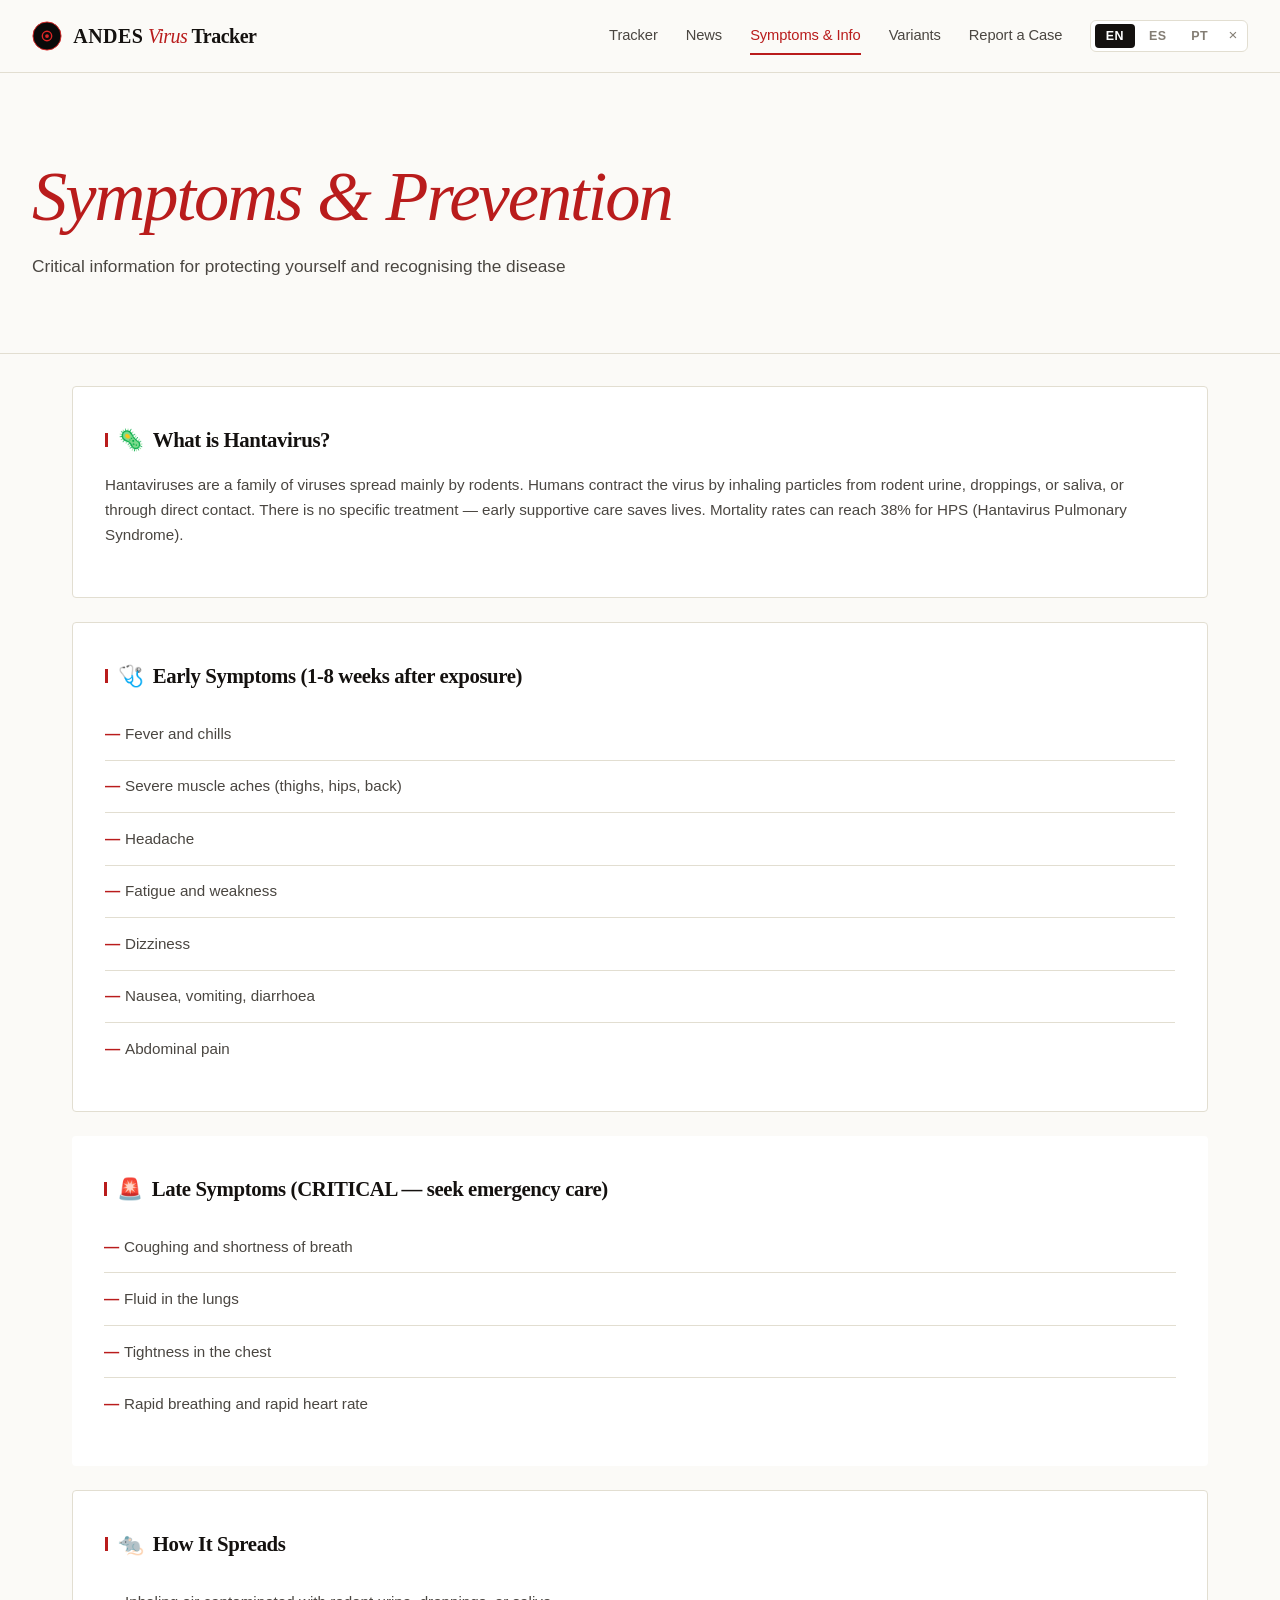
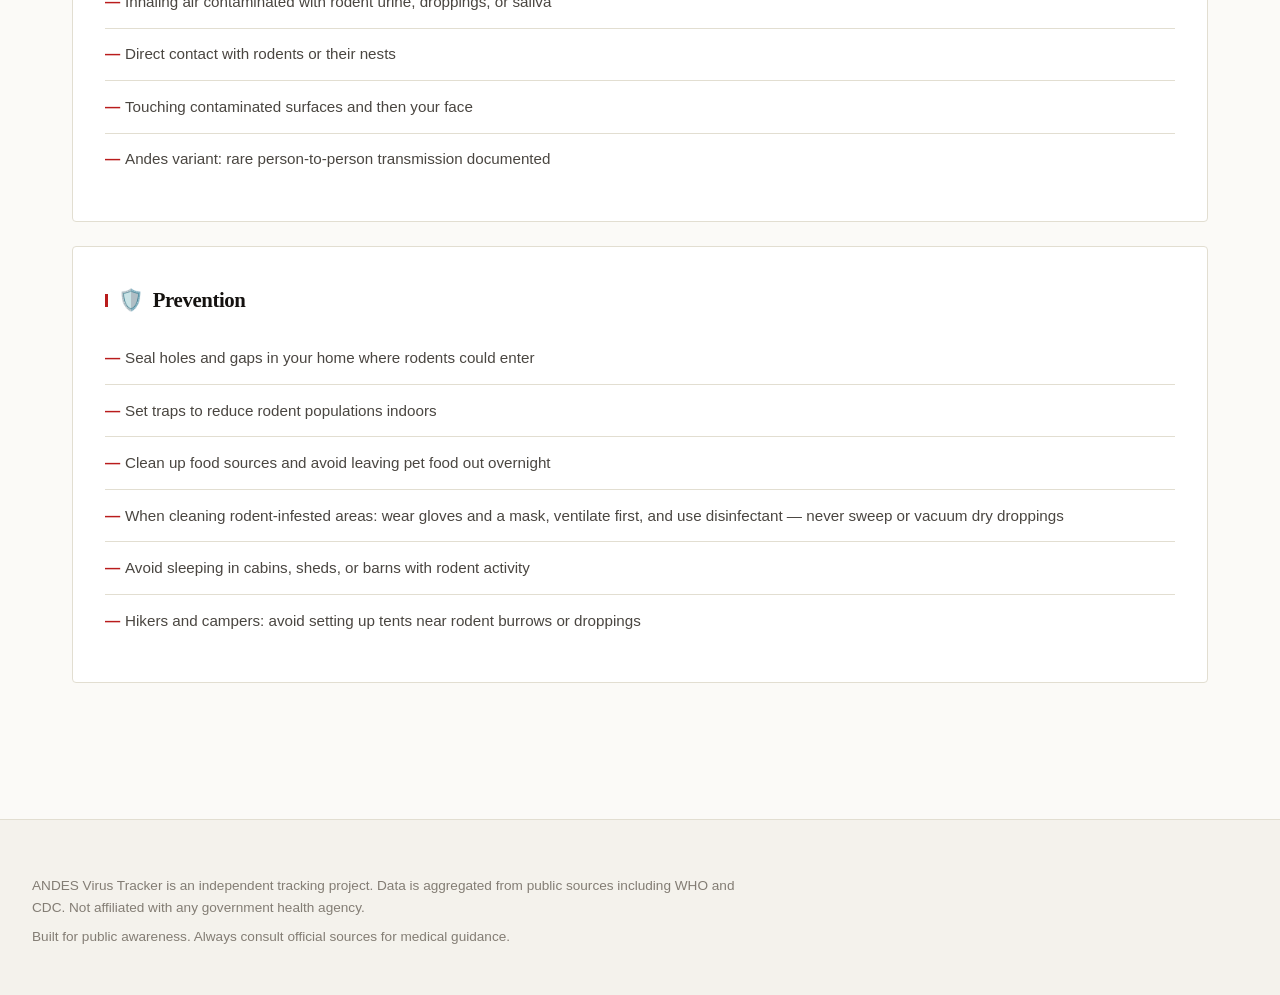
<file: info.html>
<!DOCTYPE html>
<html lang="en">
<head>
  <meta charset="UTF-8">
  <meta name="viewport" content="width=device-width, initial-scale=1.0">
  <title>Symptoms & Prevention — ANDES Virus Tracker</title>
  <meta name="description" content="Andes hantavirus symptoms, transmission routes, and prevention guidelines. Critical information for protecting yourself and recognising the disease.">
  <link rel="icon" type="image/svg+xml" href="assets/favicon.svg">
  <link rel="stylesheet" href="css/style.css">
</head>
<body>

  <nav class="navbar">
    <a href="index.html" class="brand">
      <svg viewBox="0 0 64 64" xmlns="http://www.w3.org/2000/svg">
        <circle cx="32" cy="32" r="30" fill="#0a0a0a" stroke="#dc2626" stroke-width="2"/>
        <circle cx="32" cy="32" r="10" fill="none" stroke="#dc2626" stroke-width="3"/>
        <circle cx="32" cy="32" r="4" fill="#dc2626"/>
      </svg>
      <span><span class="brand-andes">ANDES</span> <span class="brand-hanta">Virus</span> Tracker</span>
    </a>
    <div class="nav-links">
      <a href="index.html" data-i18n="nav_home">Tracker</a>
      <a href="news.html" data-i18n="nav_news">News</a>
      <a href="info.html" class="active" data-i18n="nav_info">Symptoms & Info</a>
      <a href="variants.html" data-i18n="nav_variants">Variants</a>
      <a href="report.html" data-i18n="nav_report">Report a Case</a>
      <div class="lang-switcher">
        <button class="lang-btn" data-lang="en">EN</button>
        <button class="lang-btn" data-lang="es">ES</button>
        <button class="lang-btn" data-lang="pt">PT</button>
      </div>
    </div>
  </nav>

  <header class="hero">
    <h1>
      <span class="highlight" data-i18n="info_title">Symptoms & Prevention</span>
    </h1>
    <p data-i18n="info_subtitle">Critical information for protecting yourself and recognising the disease</p>
  </header>

  <main class="container">

    <section class="info-section">
      <h2><span>🦠</span> <span data-i18n="info_about_h">What is Hantavirus?</span></h2>
      <p data-i18n="info_about_p">Hantaviruses are a family of viruses spread mainly by rodents...</p>
    </section>

    <section class="info-section">
      <h2><span>🩺</span> <span data-i18n="info_symptoms_h">Early Symptoms</span></h2>
      <ul data-i18n-list="info_symptoms"></ul>
    </section>

    <section class="info-section" style="border: 2px solid var(--alert-red);">
      <h2><span>🚨</span> <span data-i18n="info_late_h">Late Symptoms (CRITICAL)</span></h2>
      <ul data-i18n-list="info_late"></ul>
    </section>

    <section class="info-section">
      <h2><span>🐀</span> <span data-i18n="info_transmission_h">How It Spreads</span></h2>
      <ul data-i18n-list="info_transmission"></ul>
    </section>

    <section class="info-section">
      <h2><span>🛡️</span> <span data-i18n="info_prevention_h">Prevention</span></h2>
      <ul data-i18n-list="info_prevention"></ul>
    </section>

  </main>

  <footer class="footer">
    <p data-i18n="footer_disclaimer">HantaVirusTracker is an independent tracking project.</p>
    <p data-i18n="footer_credits">Built for public awareness.</p>
  </footer>

  <script src="js/translations.js"></script>
  <script src="js/main.js"></script>
</body>
</html>
</file>
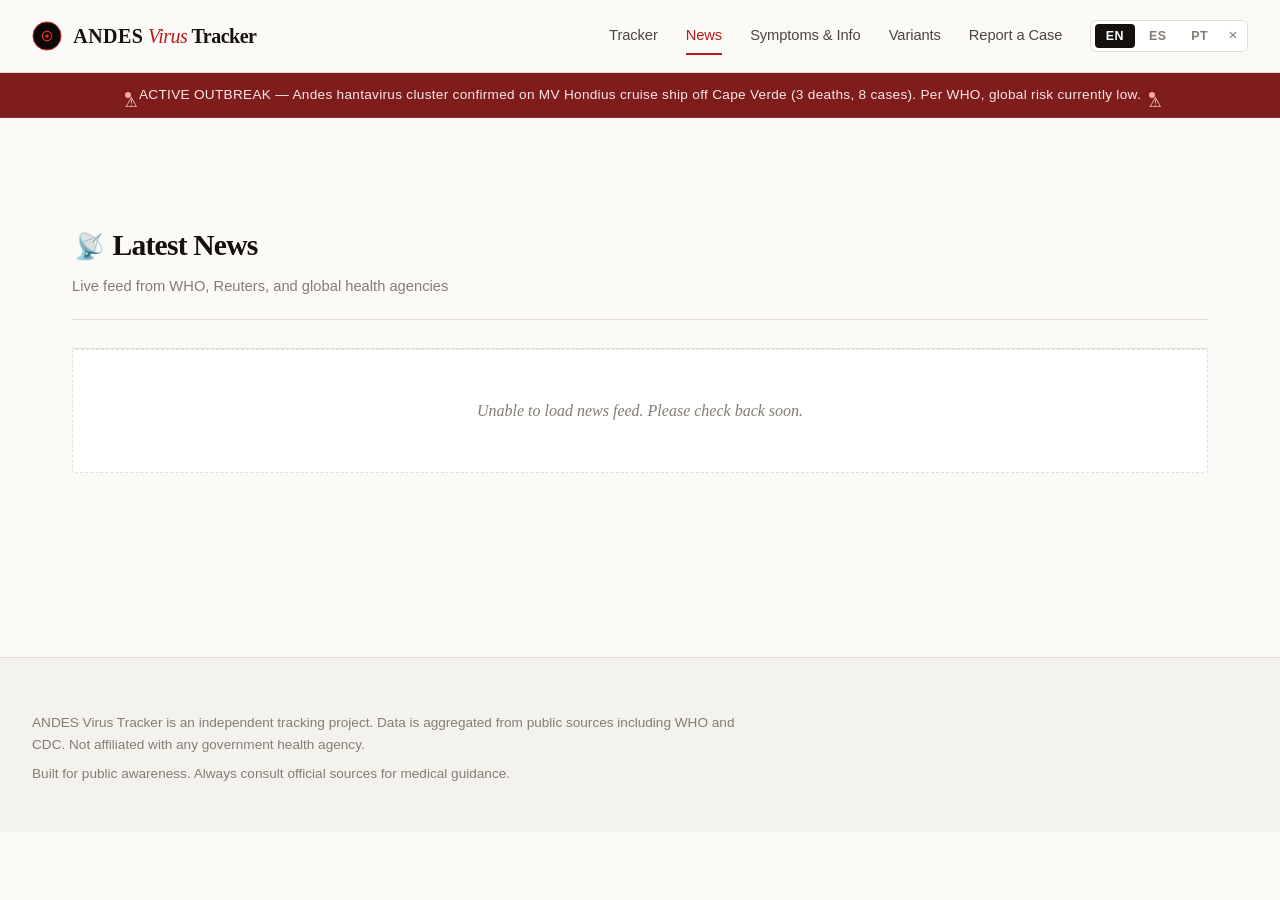
<file: news.html>
<!DOCTYPE html>
<html lang="en">
<head>
  <meta charset="UTF-8">
  <meta name="viewport" content="width=device-width, initial-scale=1.0">
  <title>Latest News — ANDES Virus Tracker</title>
  <meta name="description" content="Live news feed covering the 2026 Andes hantavirus outbreak from WHO, Reuters, AP, BBC, and other vetted sources.">
  <link rel="icon" type="image/svg+xml" href="assets/favicon.svg">
  <link rel="stylesheet" href="css/style.css">
</head>
<body>

  <nav class="navbar">
    <a href="index.html" class="brand">
      <svg viewBox="0 0 64 64" xmlns="http://www.w3.org/2000/svg">
        <circle cx="32" cy="32" r="30" fill="#0a0a0a" stroke="#dc2626" stroke-width="2"/>
        <circle cx="32" cy="32" r="10" fill="none" stroke="#dc2626" stroke-width="3"/>
        <circle cx="32" cy="32" r="4" fill="#dc2626"/>
      </svg>
      <span><span class="brand-andes">ANDES</span> <span class="brand-hanta">Virus</span> Tracker</span>
    </a>
    <div class="nav-links">
      <a href="index.html" data-i18n="nav_home">Tracker</a>
      <a href="news.html" class="active" data-i18n="nav_news">News</a>
      <a href="info.html" data-i18n="nav_info">Symptoms & Info</a>
      <a href="variants.html" data-i18n="nav_variants">Variants</a>
      <a href="report.html" data-i18n="nav_report">Report a Case</a>
      <div class="lang-switcher">
        <button class="lang-btn" data-lang="en">EN</button>
        <button class="lang-btn" data-lang="es">ES</button>
        <button class="lang-btn" data-lang="pt">PT</button>
      </div>
    </div>
  </nav>

  <div class="alert-banner">
    <span class="alert-icon">⚠</span>
    <span data-i18n="alert_banner">ACTIVE OUTBREAK — Andes hantavirus cases confirmed. Avoid rodent-contaminated areas.</span>
    <span class="alert-icon">⚠</span>
  </div>

  <main class="container">

    <section class="section">
      <div class="section-header">
        <div>
          <h2 class="section-title">
            <span class="icon">📡</span>
            <span data-i18n="news_title">Latest News</span>
          </h2>
          <p class="section-subtitle" data-i18n="news_subtitle">Live feed from WHO, Reuters, and global health agencies</p>
        </div>
      </div>
      <div id="news-list" class="news-list">
        <div class="news-loading" data-i18n="news_loading">Loading latest news...</div>
      </div>
    </section>

  </main>

  <footer class="footer">
    <p data-i18n="footer_disclaimer">HantaVirusTracker is an independent tracking project. Data is aggregated from public sources including WHO and CDC. Not affiliated with any government health agency.</p>
    <p data-i18n="footer_credits">Built for public awareness. Always consult official sources for medical guidance.</p>
  </footer>

  <script src="js/translations.js"></script>
  <script src="js/main.js"></script>
  <script src="js/news.js"></script>
</body>
</html>
</file>
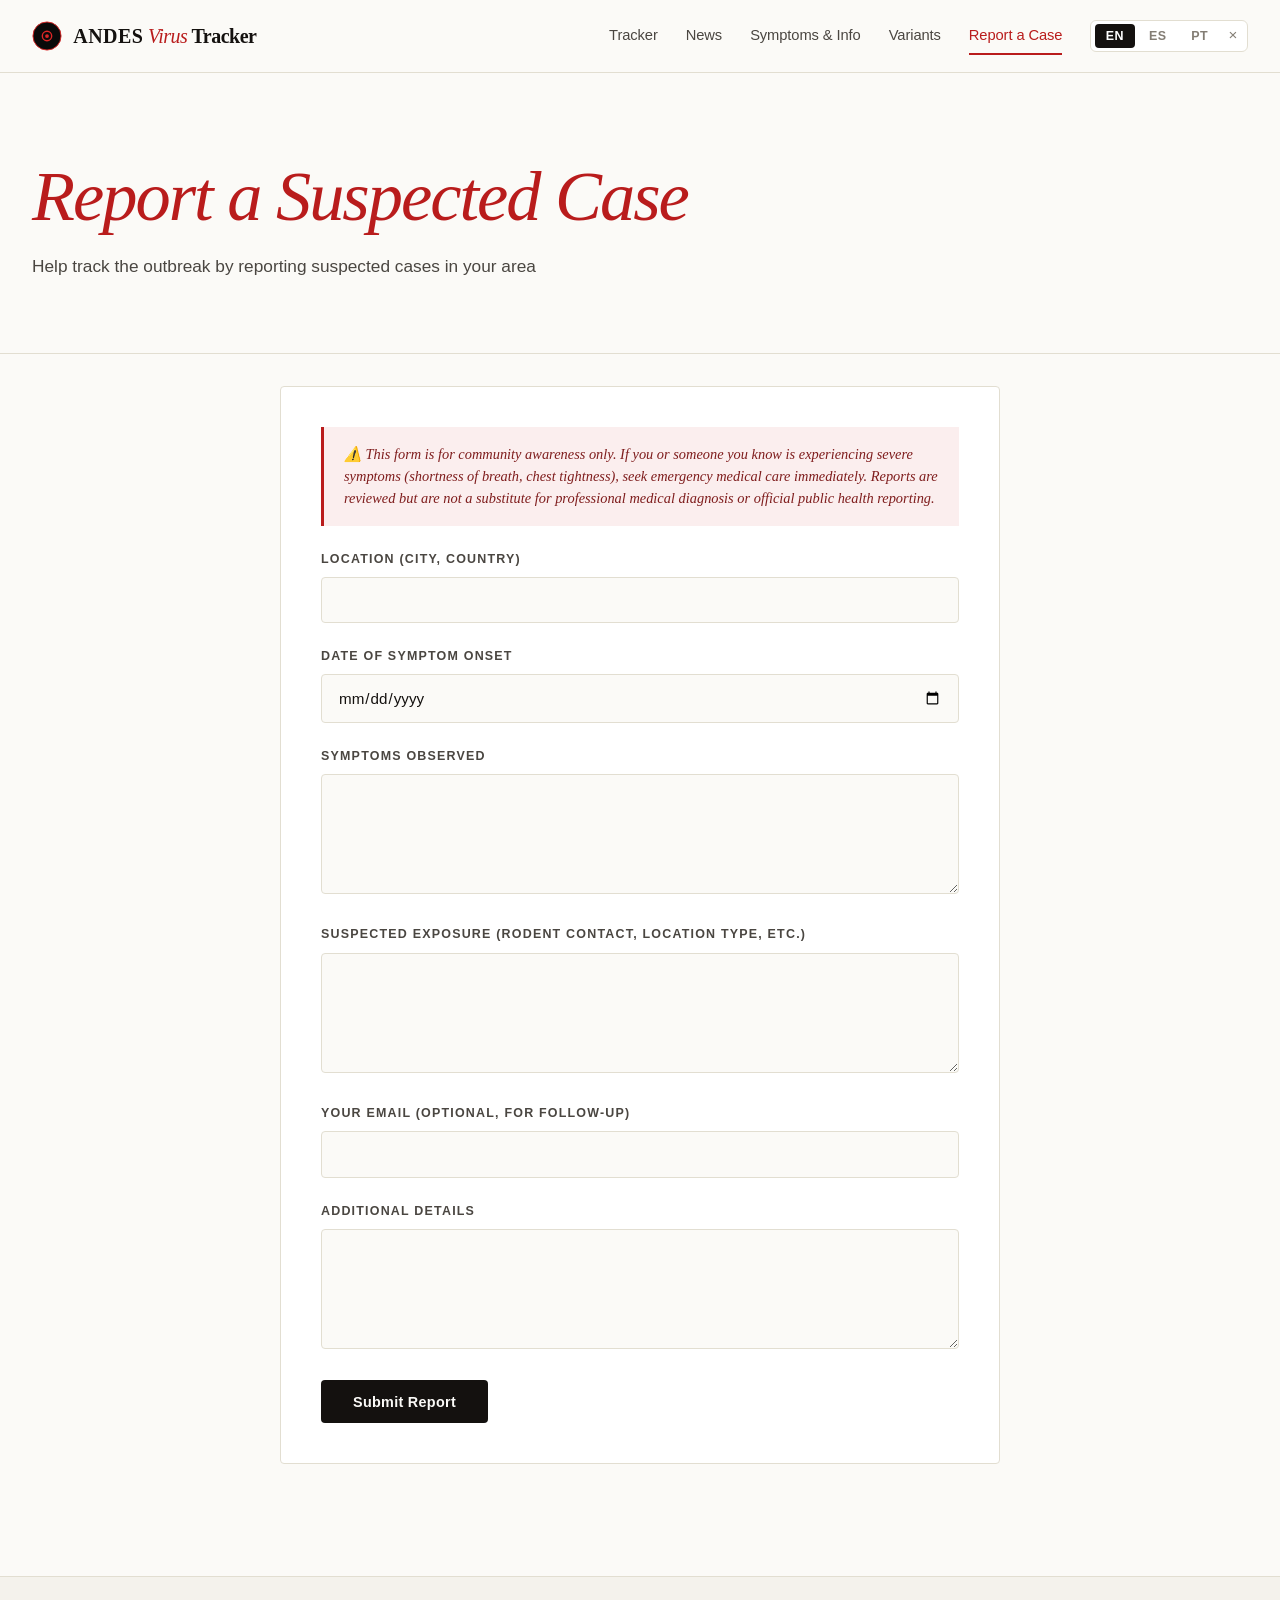
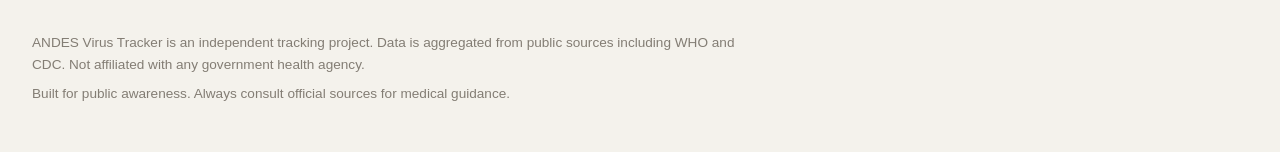
<file: report.html>
<!DOCTYPE html>
<html lang="en">
<head>
  <meta charset="UTF-8">
  <meta name="viewport" content="width=device-width, initial-scale=1.0">
  <title>Report a Suspected Case — ANDES Virus Tracker</title>
  <meta name="description" content="Report a suspected Andes hantavirus case in your area to help track the outbreak.">
  <link rel="icon" type="image/svg+xml" href="assets/favicon.svg">
  <link rel="stylesheet" href="css/style.css">
</head>
<body>

  <nav class="navbar">
    <a href="index.html" class="brand">
      <svg viewBox="0 0 64 64" xmlns="http://www.w3.org/2000/svg">
        <circle cx="32" cy="32" r="30" fill="#0a0a0a" stroke="#dc2626" stroke-width="2"/>
        <circle cx="32" cy="32" r="10" fill="none" stroke="#dc2626" stroke-width="3"/>
        <circle cx="32" cy="32" r="4" fill="#dc2626"/>
      </svg>
      <span><span class="brand-andes">ANDES</span> <span class="brand-hanta">Virus</span> Tracker</span>
    </a>
    <div class="nav-links">
      <a href="index.html" data-i18n="nav_home">Tracker</a>
      <a href="news.html" data-i18n="nav_news">News</a>
      <a href="info.html" data-i18n="nav_info">Symptoms & Info</a>
      <a href="variants.html" data-i18n="nav_variants">Variants</a>
      <a href="report.html" class="active" data-i18n="nav_report">Report a Case</a>
      <div class="lang-switcher">
        <button class="lang-btn" data-lang="en">EN</button>
        <button class="lang-btn" data-lang="es">ES</button>
        <button class="lang-btn" data-lang="pt">PT</button>
      </div>
    </div>
  </nav>

  <header class="hero">
    <h1>
      <span class="highlight" data-i18n="report_title">Report a Suspected Case</span>
    </h1>
    <p data-i18n="report_subtitle">Help track the outbreak by reporting suspected cases in your area</p>
  </header>

  <main class="container">

    <div class="form-card">
      <div class="form-disclaimer" data-i18n="report_disclaimer">
        ⚠️ This form is for community awareness only. If you or someone you know is experiencing severe symptoms, seek emergency medical care immediately.
      </div>

      <form action="https://formspree.io/f/xeenzqng" method="POST">

        <div class="form-group">
          <label for="location" data-i18n="report_label_location">Location (City, Country)</label>
          <input type="text" id="location" name="location" required>
        </div>

        <div class="form-group">
          <label for="date" data-i18n="report_label_date">Date of Symptom Onset</label>
          <input type="date" id="date" name="symptom_onset_date">
        </div>

        <div class="form-group">
          <label for="symptoms" data-i18n="report_label_symptoms">Symptoms Observed</label>
          <textarea id="symptoms" name="symptoms" required></textarea>
        </div>

        <div class="form-group">
          <label for="exposure" data-i18n="report_label_exposure">Suspected Exposure</label>
          <textarea id="exposure" name="exposure"></textarea>
        </div>

        <div class="form-group">
          <label for="email" data-i18n="report_label_email">Your Email (optional)</label>
          <input type="email" id="email" name="_replyto">
        </div>

        <div class="form-group">
          <label for="details" data-i18n="report_label_details">Additional Details</label>
          <textarea id="details" name="additional_details"></textarea>
        </div>

        <input type="hidden" name="_subject" value="AndesVirusTracker — New Case Report">

        <button type="submit" class="btn" data-i18n="report_submit">Submit Report</button>
      </form>
    </div>

  </main>

  <footer class="footer">
    <p data-i18n="footer_disclaimer">HantaVirusTracker is an independent tracking project.</p>
    <p data-i18n="footer_credits">Built for public awareness.</p>
  </footer>

  <script src="js/translations.js"></script>
  <script src="js/main.js"></script>
</body>
</html>
</file>
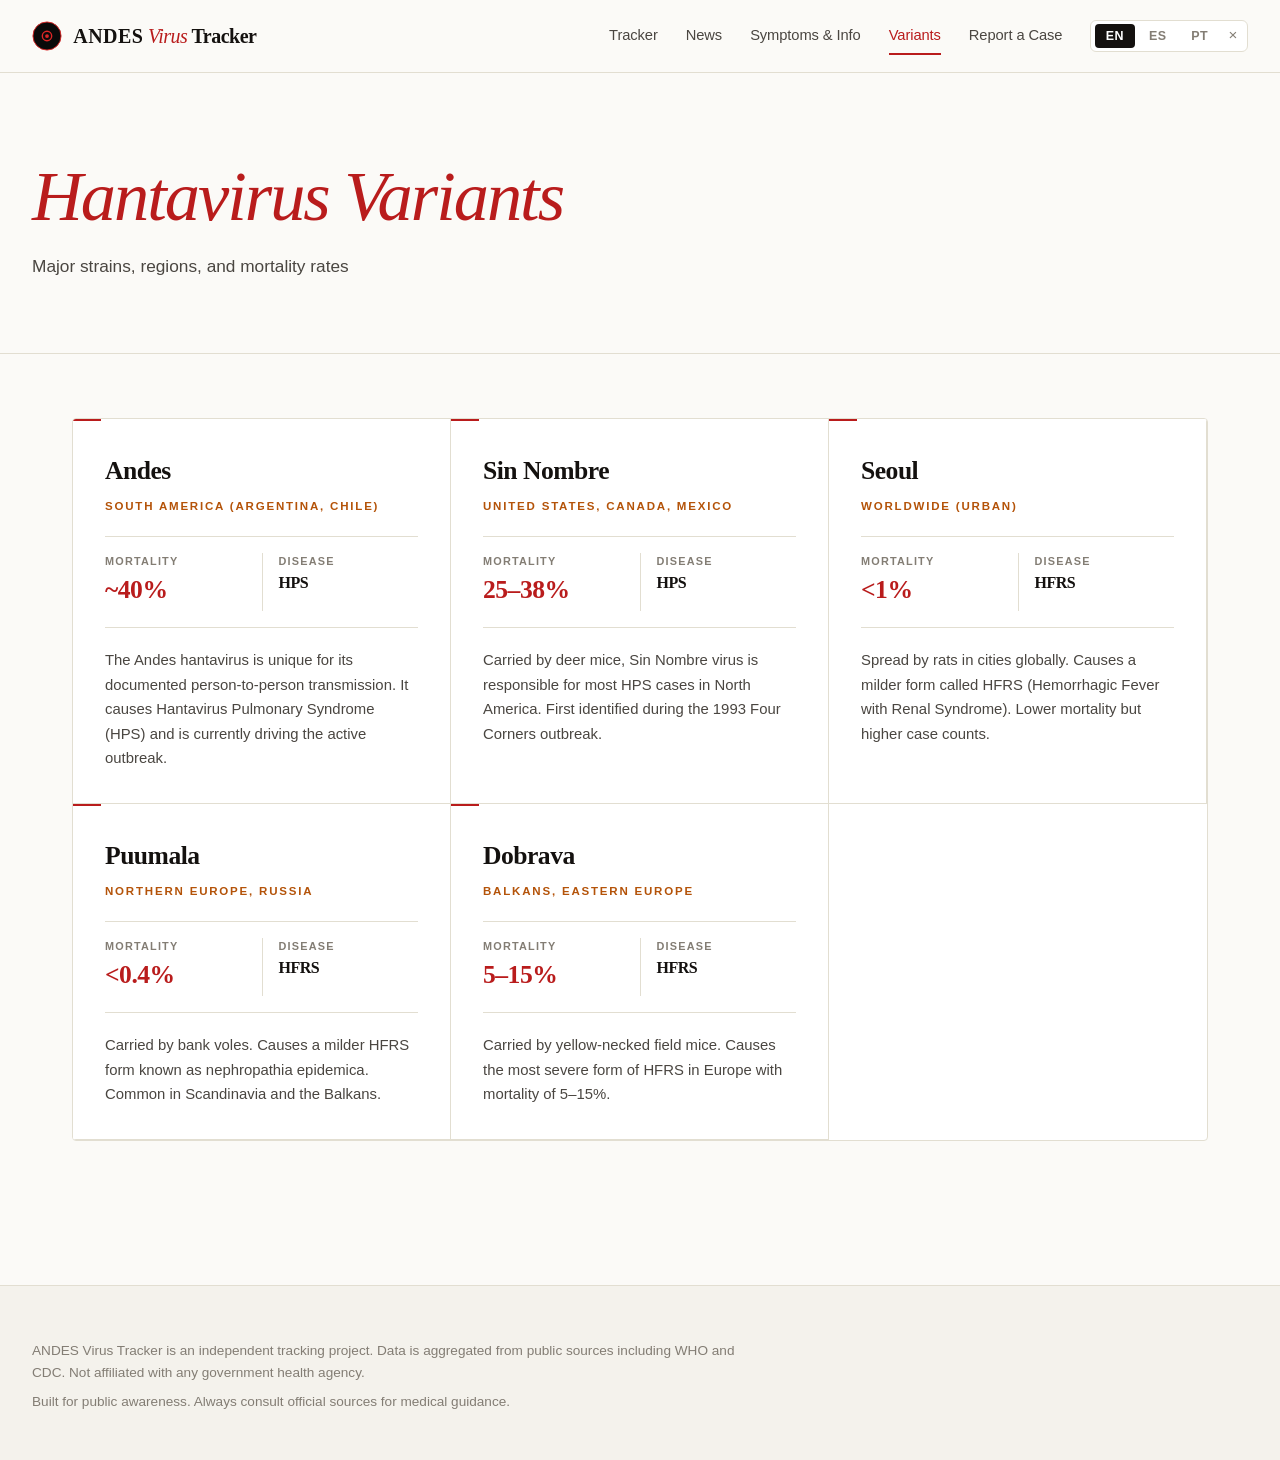
<file: variants.html>
<!DOCTYPE html>
<html lang="en">
<head>
  <meta charset="UTF-8">
  <meta name="viewport" content="width=device-width, initial-scale=1.0">
  <title>Hantavirus Variants — ANDES Virus Tracker</title>
  <meta name="description" content="Compare Andes virus to other hantavirus variants (Sin Nombre, Seoul, Puumala, Dobrava). Mortality rates, regions, and why Andes is the most dangerous.">
  <link rel="icon" type="image/svg+xml" href="assets/favicon.svg">
  <link rel="stylesheet" href="css/style.css">
</head>
<body>

  <nav class="navbar">
    <a href="index.html" class="brand">
      <svg viewBox="0 0 64 64" xmlns="http://www.w3.org/2000/svg">
        <circle cx="32" cy="32" r="30" fill="#0a0a0a" stroke="#dc2626" stroke-width="2"/>
        <circle cx="32" cy="32" r="10" fill="none" stroke="#dc2626" stroke-width="3"/>
        <circle cx="32" cy="32" r="4" fill="#dc2626"/>
      </svg>
      <span><span class="brand-andes">ANDES</span> <span class="brand-hanta">Virus</span> Tracker</span>
    </a>
    <div class="nav-links">
      <a href="index.html" data-i18n="nav_home">Tracker</a>
      <a href="news.html" data-i18n="nav_news">News</a>
      <a href="info.html" data-i18n="nav_info">Symptoms & Info</a>
      <a href="variants.html" class="active" data-i18n="nav_variants">Variants</a>
      <a href="report.html" data-i18n="nav_report">Report a Case</a>
      <div class="lang-switcher">
        <button class="lang-btn" data-lang="en">EN</button>
        <button class="lang-btn" data-lang="es">ES</button>
        <button class="lang-btn" data-lang="pt">PT</button>
      </div>
    </div>
  </nav>

  <header class="hero">
    <h1>
      <span class="highlight" data-i18n="variants_title">Hantavirus Variants</span>
    </h1>
    <p data-i18n="variants_subtitle">Major strains, regions, and mortality rates</p>
  </header>

  <main class="container">

    <div class="variants-grid">

      <article class="variant-card" style="border-top-color: #7f1d1d;">
        <h3>Andes</h3>
        <div class="variant-region" data-i18n="variant_andes_region">South America (Argentina, Chile)</div>
        <div class="variant-stats">
          <div>
            <div class="variant-stat-label" data-i18n="variant_mortality">Mortality</div>
            <div class="variant-stat-value">~40%</div>
          </div>
          <div>
            <div class="variant-stat-label" data-i18n="variant_disease">Disease</div>
            <div class="variant-stat-value" style="font-size: 1rem; color: var(--text-primary);">HPS</div>
          </div>
        </div>
        <p data-i18n="variant_andes_desc">The Andes hantavirus is unique for its documented person-to-person transmission.</p>
      </article>

      <article class="variant-card" style="border-top-color: #dc2626;">
        <h3>Sin Nombre</h3>
        <div class="variant-region" data-i18n="variant_sin_region">United States, Canada, Mexico</div>
        <div class="variant-stats">
          <div>
            <div class="variant-stat-label" data-i18n="variant_mortality">Mortality</div>
            <div class="variant-stat-value">25–38%</div>
          </div>
          <div>
            <div class="variant-stat-label" data-i18n="variant_disease">Disease</div>
            <div class="variant-stat-value" style="font-size: 1rem; color: var(--text-primary);">HPS</div>
          </div>
        </div>
        <p data-i18n="variant_sin_desc">Carried by deer mice, Sin Nombre virus is responsible for most HPS cases in North America.</p>
      </article>

      <article class="variant-card" style="border-top-color: #f97316;">
        <h3>Seoul</h3>
        <div class="variant-region" data-i18n="variant_seoul_region">Worldwide (urban)</div>
        <div class="variant-stats">
          <div>
            <div class="variant-stat-label" data-i18n="variant_mortality">Mortality</div>
            <div class="variant-stat-value">&lt;1%</div>
          </div>
          <div>
            <div class="variant-stat-label" data-i18n="variant_disease">Disease</div>
            <div class="variant-stat-value" style="font-size: 1rem; color: var(--text-primary);">HFRS</div>
          </div>
        </div>
        <p data-i18n="variant_seoul_desc">Spread by rats in cities globally. Causes a milder form called HFRS.</p>
      </article>

      <article class="variant-card" style="border-top-color: #eab308;">
        <h3>Puumala</h3>
        <div class="variant-region" data-i18n="variant_puumala_region">Northern Europe, Russia</div>
        <div class="variant-stats">
          <div>
            <div class="variant-stat-label" data-i18n="variant_mortality">Mortality</div>
            <div class="variant-stat-value">&lt;0.4%</div>
          </div>
          <div>
            <div class="variant-stat-label" data-i18n="variant_disease">Disease</div>
            <div class="variant-stat-value" style="font-size: 1rem; color: var(--text-primary);">HFRS</div>
          </div>
        </div>
        <p data-i18n="variant_puumala_desc">Carried by bank voles. Causes a milder HFRS form known as nephropathia epidemica.</p>
      </article>

      <article class="variant-card" style="border-top-color: #dc2626;">
        <h3>Dobrava</h3>
        <div class="variant-region" data-i18n="variant_dobrava_region">Balkans, Eastern Europe</div>
        <div class="variant-stats">
          <div>
            <div class="variant-stat-label" data-i18n="variant_mortality">Mortality</div>
            <div class="variant-stat-value">5–15%</div>
          </div>
          <div>
            <div class="variant-stat-label" data-i18n="variant_disease">Disease</div>
            <div class="variant-stat-value" style="font-size: 1rem; color: var(--text-primary);">HFRS</div>
          </div>
        </div>
        <p data-i18n="variant_dobrava_desc">Carried by yellow-necked field mice. Causes the most severe form of HFRS in Europe.</p>
      </article>

    </div>

  </main>

  <footer class="footer">
    <p data-i18n="footer_disclaimer">HantaVirusTracker is an independent tracking project.</p>
    <p data-i18n="footer_credits">Built for public awareness.</p>
  </footer>

  <script src="js/translations.js"></script>
  <script src="js/main.js"></script>
</body>
</html>
</file>
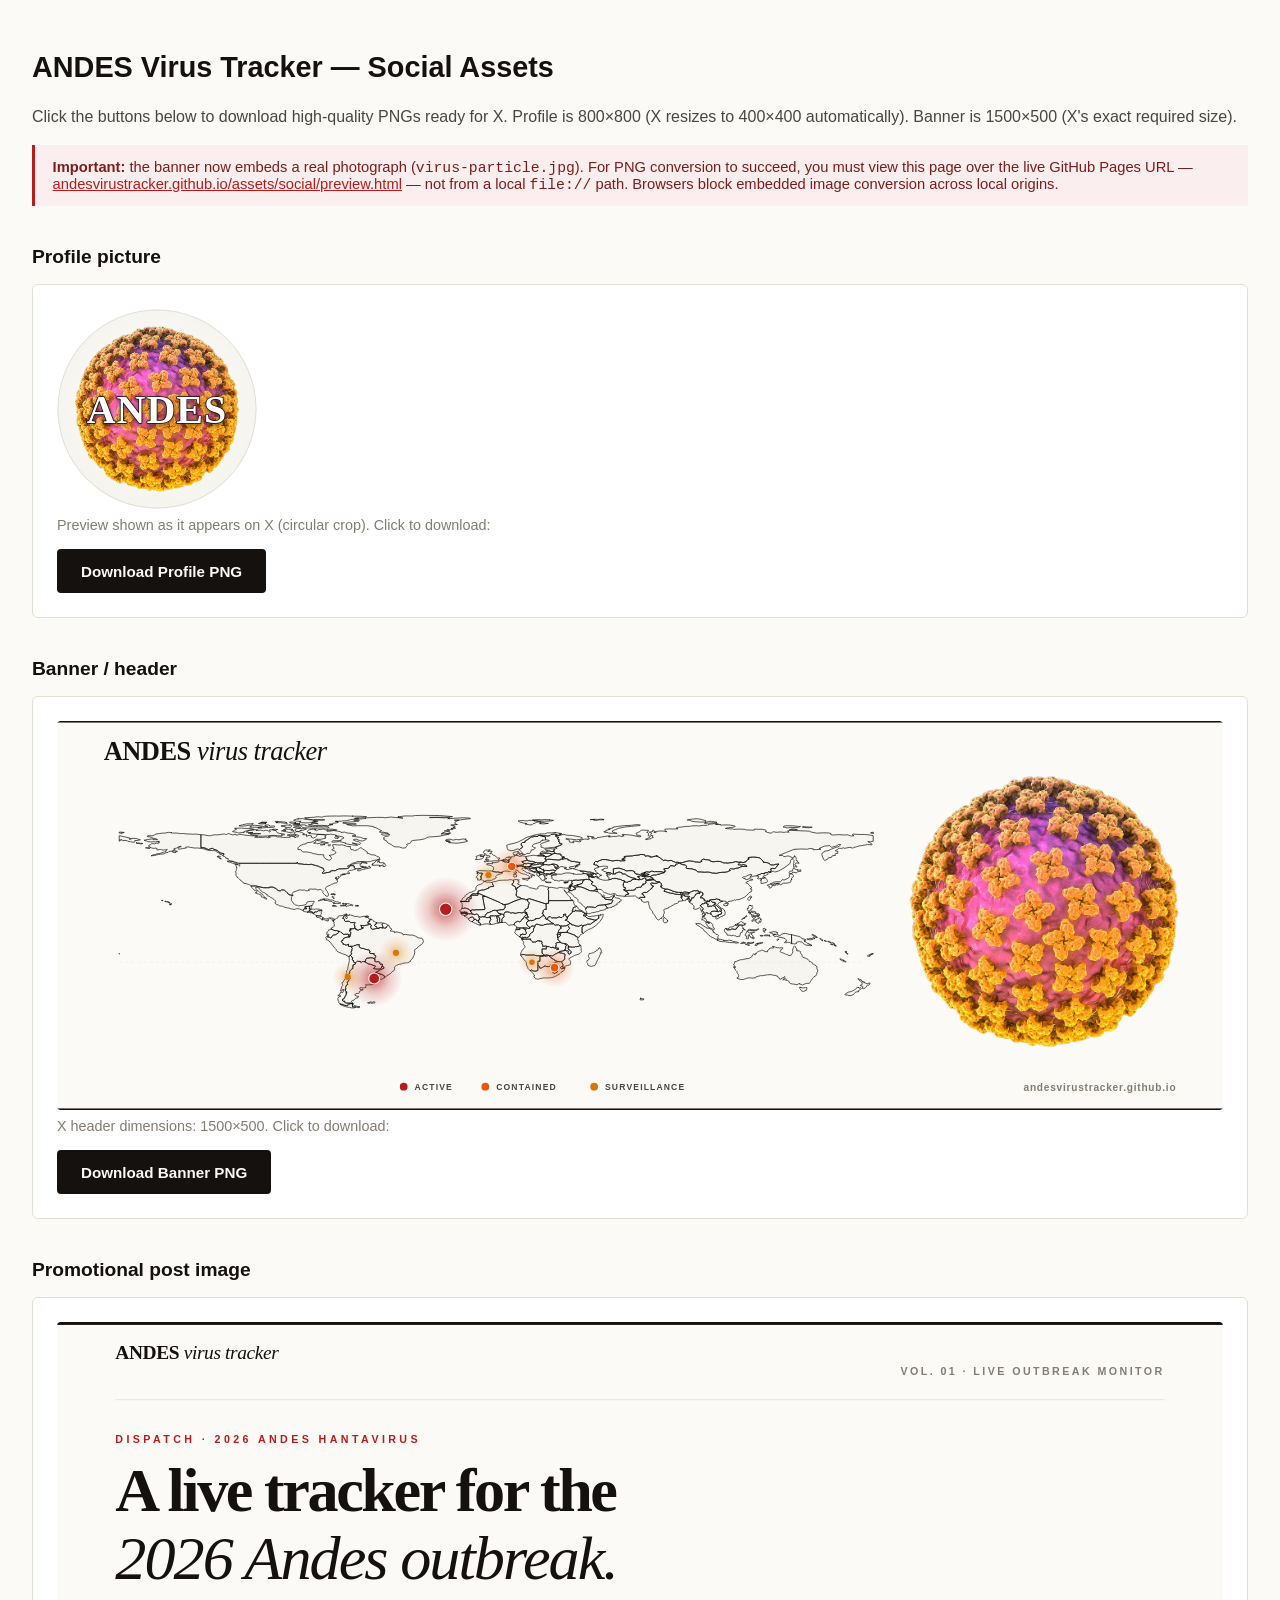
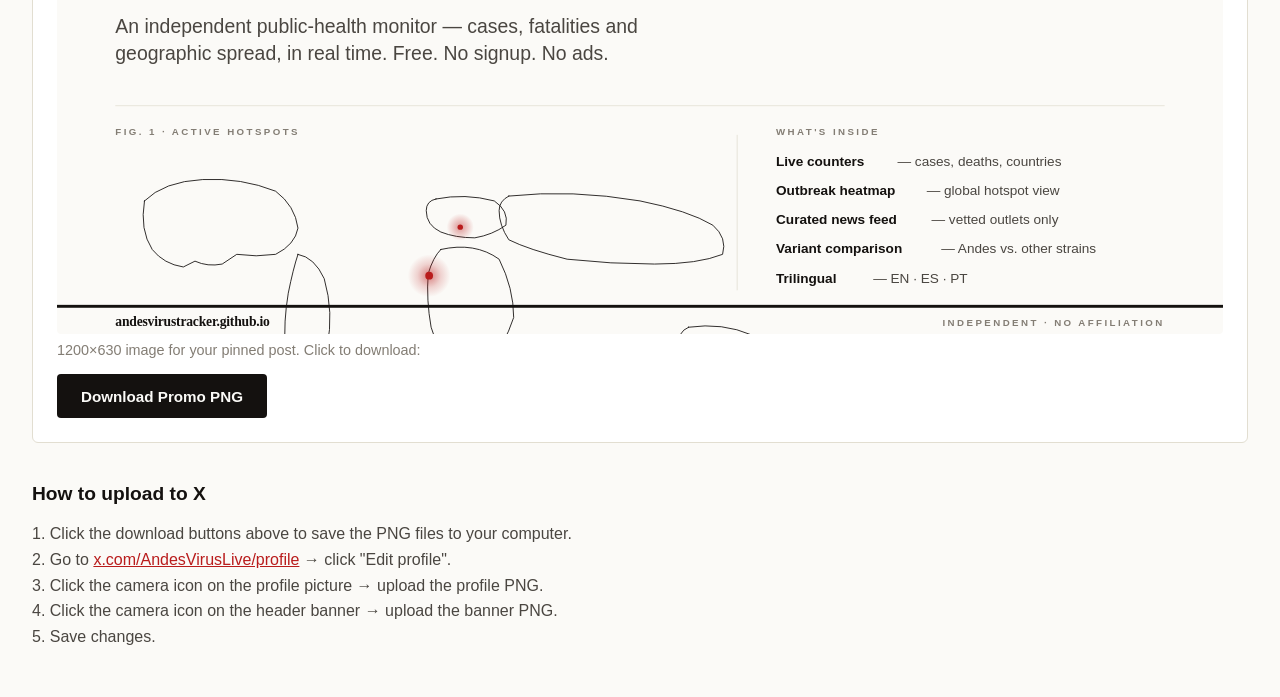
<file: assets/social/preview.html>
<!DOCTYPE html>
<html lang="en">
<head>
  <meta charset="UTF-8">
  <meta name="viewport" content="width=device-width, initial-scale=1.0">
  <title>Social Assets — ANDES Virus Tracker</title>
  <style>
    body { margin: 0; padding: 2rem; background: #FBFAF7; color: #14110F; font-family: 'Inter', -apple-system, sans-serif; }
    h1 { color: #14110F; font-size: 1.8rem; font-weight: 800; }
    h2 { color: #14110F; margin-top: 2.5rem; font-size: 1.2rem; font-weight: 700; }
    .preview { background: #FFFFFF; padding: 1.5rem; border-radius: 6px; margin-bottom: 1rem; border: 1px solid #E2DED1; }
    .profile-wrap img { width: 200px; height: 200px; border-radius: 50%; display: block; }
    .banner-wrap img { width: 100%; max-width: 1500px; display: block; border-radius: 4px; }
    button {
      background: #14110F; color: #FBFAF7; border: none; padding: 0.85rem 1.5rem;
      border-radius: 4px; font-weight: 600; cursor: pointer; font-size: 0.95rem;
      margin-top: 1rem; margin-right: 0.75rem;
    }
    button:hover { background: #B91C1C; }
    .dim-note { color: #837D74; font-size: 0.9rem; margin-top: 0.5rem; }
    p { line-height: 1.6; color: #4A4641; }
    .alert {
      background: #FBEEEE; border-left: 3px solid #B91C1C; padding: 0.85rem 1.1rem;
      border-radius: 0; margin: 1rem 0; color: #7F1D1D; font-size: 0.92rem;
    }
    a { color: #B91C1C; }
  </style>
</head>
<body>
  <h1>ANDES Virus Tracker — Social Assets</h1>
  <p>Click the buttons below to download high-quality PNGs ready for X. Profile is 800×800 (X resizes to 400×400 automatically). Banner is 1500×500 (X's exact required size).</p>

  <div class="alert">
    <strong>Important:</strong> the banner now embeds a real photograph (<code>virus-particle.jpg</code>).
    For PNG conversion to succeed, you must view this page over the live GitHub Pages URL —
    <a href="https://andesvirustracker.github.io/assets/social/preview.html" target="_blank">andesvirustracker.github.io/assets/social/preview.html</a>
    — not from a local <code>file://</code> path. Browsers block embedded image conversion across local origins.
  </div>

  <h2>Profile picture</h2>
  <div class="preview">
    <div class="profile-wrap">
      <img id="profile-img" src="profile.svg" alt="Profile">
    </div>
    <div class="dim-note">Preview shown as it appears on X (circular crop). Click to download:</div>
    <button onclick="download('profile.svg', 'andesvirustracker-profile.png', 800, 800)">Download Profile PNG</button>
  </div>

  <h2>Banner / header</h2>
  <div class="preview">
    <div class="banner-wrap">
      <img id="banner-img" src="banner.svg" alt="Banner">
    </div>
    <div class="dim-note">X header dimensions: 1500×500. Click to download:</div>
    <button onclick="download('banner.svg', 'andesvirustracker-banner.png', 1500, 500)">Download Banner PNG</button>
  </div>

  <h2>Promotional post image</h2>
  <div class="preview">
    <div class="banner-wrap">
      <img id="promo-img" src="promo.svg" alt="Promo">
    </div>
    <div class="dim-note">1200×630 image for your pinned post. Click to download:</div>
    <button onclick="download('promo.svg', 'andesvirustracker-promo.png', 1200, 630)">Download Promo PNG</button>
  </div>

  <h2>How to upload to X</h2>
  <p>
    1. Click the download buttons above to save the PNG files to your computer.<br>
    2. Go to <a href="https://x.com/AndesVirusLive/profile" target="_blank">x.com/AndesVirusLive/profile</a> → click "Edit profile".<br>
    3. Click the camera icon on the profile picture → upload the profile PNG.<br>
    4. Click the camera icon on the header banner → upload the banner PNG.<br>
    5. Save changes.
  </p>

  <script>
    // Load the SVG by its real URL (not a Blob) so relative <image> hrefs inside the SVG resolve.
    async function download(svgUrl, filename, width, height) {
      try {
        const img = new Image();
        // Same-origin on GitHub Pages — no crossOrigin needed; setting it can break with embedded raster images.
        await new Promise((resolve, reject) => {
          img.onload = resolve;
          img.onerror = () => reject(new Error('SVG failed to load — make sure virus-particle.jpg exists in this folder.'));
          img.src = svgUrl + '?cb=' + Date.now();
        });
        const canvas = document.createElement('canvas');
        canvas.width = width;
        canvas.height = height;
        const ctx = canvas.getContext('2d');
        ctx.fillStyle = '#FBFAF7';
        ctx.fillRect(0, 0, width, height);
        ctx.drawImage(img, 0, 0, width, height);
        canvas.toBlob((pngBlob) => {
          if (!pngBlob) {
            alert('Canvas export failed. Open this page on the GitHub Pages URL (https://andesvirustracker.github.io/assets/social/preview.html) instead of a local file path.');
            return;
          }
          const a = document.createElement('a');
          a.href = URL.createObjectURL(pngBlob);
          a.download = filename;
          a.click();
        }, 'image/png', 1);
      } catch (err) {
        alert('Conversion failed: ' + err.message);
      }
    }
  </script>
</body>
</html>
</file>
<file: css/style.css>
/* ANDES Virus Tracker — Editorial Light Theme */

* {
  margin: 0;
  padding: 0;
  box-sizing: border-box;
}

:root {
  /* Warm editorial palette */
  --bg-primary: #FBFAF7;
  --bg-surface: #FFFFFF;
  --bg-secondary: #F4F2EC;
  --bg-tertiary: #ECE9E0;
  --border: #E2DED1;
  --border-strong: #C9C2B0;

  /* Typography colors */
  --text-primary: #14110F;
  --text-secondary: #4A4641;
  --text-muted: #837D74;

  /* Restrained accents */
  --accent-red: #B91C1C;
  --accent-red-soft: #DC2626;
  --accent-red-light: #FBEEEE;
  --accent-red-deep: #7F1D1D;
  --accent-amber: #B45309;
  --accent-amber-light: #FDF6E8;
  --accent-ink: #1F2937;

  /* Type */
  --font-serif: "Fraunces", "Source Serif Pro", Georgia, "Times New Roman", serif;
  --font-sans: "Inter", -apple-system, BlinkMacSystemFont, "Segoe UI", Roboto, sans-serif;
  --font-mono: "JetBrains Mono", "SF Mono", Menlo, monospace;

  /* Subtle shadows */
  --shadow-xs: 0 1px 1px rgba(20, 17, 15, 0.04);
  --shadow-sm: 0 1px 2px rgba(20, 17, 15, 0.05), 0 1px 1px rgba(20, 17, 15, 0.04);
  --shadow-md: 0 2px 8px rgba(20, 17, 15, 0.06), 0 1px 3px rgba(20, 17, 15, 0.04);
  --shadow-lg: 0 8px 28px rgba(20, 17, 15, 0.08);
}

html {
  scroll-behavior: smooth;
  -webkit-font-smoothing: antialiased;
  -moz-osx-font-smoothing: grayscale;
  text-rendering: optimizeLegibility;
}

body {
  font-family: var(--font-sans);
  background: var(--bg-primary);
  color: var(--text-primary);
  font-size: 16px;
  line-height: 1.6;
  min-height: 100vh;
  font-feature-settings: "ss01", "cv11";
}

/* ===== NAVIGATION ===== */
.navbar {
  background: rgba(251, 250, 247, 0.92);
  backdrop-filter: blur(20px) saturate(140%);
  -webkit-backdrop-filter: blur(20px) saturate(140%);
  border-bottom: 1px solid var(--border);
  padding: 1.1rem 2rem;
  position: sticky;
  top: 0;
  z-index: 1000;
  display: flex;
  align-items: center;
  justify-content: space-between;
  flex-wrap: wrap;
  gap: 1rem;
}

.brand {
  display: flex;
  align-items: center;
  gap: 0.7rem;
  text-decoration: none;
  color: var(--text-primary);
  font-family: var(--font-serif);
  font-weight: 800;
  font-size: 1.25rem;
  letter-spacing: -0.5px;
  font-optical-sizing: auto;
}

.brand svg {
  width: 30px;
  height: 30px;
}

.brand-hanta {
  color: var(--accent-red);
  font-style: italic;
  font-weight: 500;
}

.brand-andes {
  letter-spacing: 0.5px;
  font-weight: 900;
}

.nav-links {
  display: flex;
  gap: 1.75rem;
  align-items: center;
  flex-wrap: wrap;
}

.nav-links a {
  color: var(--text-secondary);
  text-decoration: none;
  font-weight: 500;
  font-size: 0.92rem;
  letter-spacing: -0.1px;
  transition: color 0.18s ease;
  position: relative;
  padding: 0.4rem 0;
}

.nav-links a::after {
  content: '';
  position: absolute;
  bottom: -1px;
  left: 0;
  right: 100%;
  height: 1.5px;
  background: var(--accent-red);
  transition: right 0.25s ease;
}

.nav-links a:hover,
.nav-links a.active {
  color: var(--accent-red);
}

.nav-links a.active::after,
.nav-links a:hover::after {
  right: 0;
}

/* Language Switcher */
.lang-switcher {
  display: flex;
  gap: 0.15rem;
  background: var(--bg-surface);
  border-radius: 6px;
  padding: 0.2rem;
  border: 1px solid var(--border);
}

.lang-btn {
  background: transparent;
  border: none;
  color: var(--text-muted);
  font-family: var(--font-sans);
  font-weight: 600;
  padding: 0.3rem 0.7rem;
  border-radius: 4px;
  cursor: pointer;
  font-size: 0.78rem;
  letter-spacing: 0.5px;
  transition: all 0.18s;
}

.lang-btn:hover {
  color: var(--text-primary);
}

.lang-btn.active {
  background: var(--text-primary);
  color: var(--bg-surface);
}

.lang-close {
  background: transparent;
  border: none;
  color: var(--text-muted);
  font-size: 0.95rem;
  width: 22px;
  height: 22px;
  border-radius: 4px;
  cursor: pointer;
  display: flex;
  align-items: center;
  justify-content: center;
  transition: color 0.18s;
}

.lang-close:hover {
  color: var(--accent-red);
}

.lang-switcher.hidden {
  display: none;
}

.lang-reopen {
  display: none;
  background: var(--bg-surface);
  border: 1px solid var(--border);
  color: var(--text-secondary);
  width: 32px;
  height: 32px;
  border-radius: 6px;
  cursor: pointer;
  font-size: 0.95rem;
  align-items: center;
  justify-content: center;
}

.lang-reopen.visible {
  display: inline-flex;
}

.lang-reopen:hover {
  border-color: var(--accent-red);
  color: var(--accent-red);
}

/* ===== ALERT BANNER ===== */
.alert-banner {
  background: var(--accent-red-deep);
  color: #FCE7E7;
  padding: 0.7rem 2rem;
  text-align: center;
  font-weight: 500;
  font-size: 0.85rem;
  letter-spacing: 0.3px;
  display: flex;
  align-items: center;
  justify-content: center;
  gap: 0.5rem;
  border-bottom: 1px solid rgba(255, 255, 255, 0.1);
}

.alert-banner .alert-icon {
  display: inline-block;
  width: 6px;
  height: 6px;
  background: #FCA5A5;
  border-radius: 50%;
  animation: blink 1.6s ease-in-out infinite;
}

@keyframes blink {
  0%, 100% { opacity: 1; }
  50% { opacity: 0.3; }
}

/* ===== HERO ===== */
.hero {
  position: relative;
  background: var(--bg-primary);
  padding: 5.5rem 2rem 4.5rem;
  border-bottom: 1px solid var(--border);
  overflow: hidden;
}

.hero-grid {
  max-width: 1200px;
  margin: 0 auto;
  display: grid;
  grid-template-columns: 1.5fr 1fr;
  gap: 3rem;
  align-items: center;
}

.hero-content {
  position: relative;
  z-index: 2;
}

.hero-status {
  display: inline-flex;
  align-items: center;
  gap: 0.55rem;
  background: transparent;
  padding: 0;
  font-family: var(--font-sans);
  font-size: 0.72rem;
  font-weight: 700;
  color: var(--accent-red);
  margin-bottom: 1.6rem;
  text-transform: uppercase;
  letter-spacing: 2.5px;
}

.live-dot {
  width: 7px;
  height: 7px;
  background: var(--accent-red);
  border-radius: 50%;
  animation: blink 1.4s ease-in-out infinite;
  flex-shrink: 0;
}

.hero h1 {
  font-family: var(--font-serif);
  font-size: clamp(2.5rem, 5.5vw, 4.5rem);
  font-weight: 700;
  letter-spacing: -2px;
  margin-bottom: 1.25rem;
  line-height: 1.02;
  color: var(--text-primary);
  font-optical-sizing: auto;
}

.hero h1 .highlight {
  color: var(--accent-red);
  font-style: italic;
  font-weight: 500;
}

.hero h1 br + span,
.hero h1 [data-i18n="hero_title_2"] {
  display: block;
}

.hero p {
  color: var(--text-secondary);
  font-size: 1.08rem;
  max-width: 560px;
  line-height: 1.65;
  font-weight: 400;
}

.hero-meta {
  margin-top: 2rem;
  padding-top: 1.5rem;
  border-top: 1px solid var(--border);
  display: flex;
  gap: 2.5rem;
  flex-wrap: wrap;
}

.hero-meta-item {
  display: flex;
  flex-direction: column;
  gap: 0.25rem;
}

.hero-meta-label {
  font-size: 0.7rem;
  font-weight: 600;
  letter-spacing: 1.5px;
  text-transform: uppercase;
  color: var(--text-muted);
}

.hero-meta-value {
  font-family: var(--font-serif);
  font-size: 1.15rem;
  font-weight: 600;
  color: var(--text-primary);
}

/* ===== HERO PARTICLE — tap to bounce as 3D sphere, tap to return ===== */
/* NOTE: do NOT add perspective/transform/filter to .hero-visual or any ancestor
   of .hero-particle. Those properties create a new containing block for fixed
   descendants, which means our bouncing position:fixed particle would be
   positioned relative to the .hero-visual box (somewhere in the middle-right
   of the page) instead of the viewport — and would launch off-screen. */
.hero-visual {
  position: relative;
  display: flex;
  flex-direction: column;
  align-items: center;
  justify-content: center;
  gap: 1.25rem;
  min-height: 460px;
}

.hero-particle-stage {
  position: relative;
  width: min(100%, 420px);
  aspect-ratio: 1;
}

/* Invisible layout placeholder — keeps the slot reserved while particle is fixed */
.hero-particle-slot {
  display: block;
  width: 100%;
  height: 100%;
  pointer-events: none;
}

.hero-particle {
  position: absolute;
  inset: 0;
  margin: 0;
  display: flex;
  align-items: center;
  justify-content: center;
  cursor: pointer;
  outline: none;
  filter: drop-shadow(0 24px 24px rgba(20, 17, 15, 0.22))
          drop-shadow(0 6px 10px rgba(20, 17, 15, 0.14));
  transition: filter 0.3s ease;
}

.hero-particle:hover {
  filter: drop-shadow(0 28px 32px rgba(20, 17, 15, 0.28))
          drop-shadow(0 8px 14px rgba(185, 28, 28, 0.20));
}

.hero-particle:focus-visible {
  outline: 2px solid var(--accent-red);
  outline-offset: 12px;
  border-radius: 50%;
}

.hero-particle-img {
  width: 100%;
  height: 100%;
  object-fit: contain;
  display: block;
  transform-origin: 50% 50%;
  animation: particle-spin 38s linear infinite;
  will-change: transform;
  user-select: none;
  -webkit-user-drag: none;
}

@keyframes particle-spin {
  from { transform: rotate(0deg); }
  to   { transform: rotate(360deg); }
}

@media (prefers-reduced-motion: reduce) {
  .hero-particle-img { animation: none; }
}

/* Bouncing state — particle leaves flow and JS controls position via transform.
   We use ONLY in-plane rotation (rotateZ) so the rendered shape never tilts
   into edge-view — the source image is already a 3D-rendered sphere, rotating
   it in-plane keeps the spherical look at every angle. */
.hero-particle.is-bouncing {
  position: fixed;
  inset: auto;
  top: 0;
  left: 0;
  width: var(--bounce-size, 360px);
  height: var(--bounce-size, 360px);
  z-index: 9999;
}

.hero-particle.is-bouncing .hero-particle-img {
  animation: none;
}

/* Smooth return — CSS transition takes over from JS */
.hero-particle.is-returning {
  transition: transform 0.7s cubic-bezier(0.32, 0.72, 0, 1);
}

/* TAP ME button — under the particle */
.hero-particle-button {
  display: inline-flex;
  align-items: center;
  gap: 0.5rem;
  padding: 0.6rem 1.25rem;
  background: var(--text-primary);
  color: var(--bg-primary);
  border: none;
  border-radius: 999px;
  font-family: var(--font-sans);
  font-weight: 700;
  font-size: 0.72rem;
  letter-spacing: 2.5px;
  text-transform: uppercase;
  cursor: pointer;
  box-shadow: 0 2px 8px rgba(20, 17, 15, 0.14);
  transition: background 0.2s ease, transform 0.2s ease, box-shadow 0.2s ease;
}

.hero-particle-button:hover {
  background: var(--accent-red);
  transform: translateY(-1px);
  box-shadow: 0 6px 18px rgba(185, 28, 28, 0.32);
}

.hero-particle-button:focus-visible {
  outline: 2px solid var(--accent-red);
  outline-offset: 3px;
}

.hero-particle-button[hidden] { display: none; }

.hero-particle-button-dot {
  width: 7px;
  height: 7px;
  border-radius: 50%;
  background: var(--accent-red);
  animation: blink 1.5s ease-in-out infinite;
  flex-shrink: 0;
}

.hero-particle-button:hover .hero-particle-button-dot { background: var(--bg-primary); }

.hero-particle-caption {
  font-family: var(--font-sans);
  font-size: 0.66rem;
  font-weight: 600;
  letter-spacing: 1.5px;
  text-transform: uppercase;
  color: var(--text-muted);
  white-space: nowrap;
}

/* TAP TO STOP overlay — fixed at top of viewport during bounce */
.particle-stop {
  position: fixed;
  top: 1.5rem;
  left: 50%;
  transform: translateX(-50%);
  z-index: 10000;
  display: inline-flex;
  align-items: center;
  gap: 0.5rem;
  padding: 0.7rem 1.5rem;
  background: var(--accent-red);
  color: #fff;
  border: none;
  border-radius: 999px;
  font-family: var(--font-sans);
  font-weight: 700;
  font-size: 0.75rem;
  letter-spacing: 2.5px;
  text-transform: uppercase;
  cursor: pointer;
  box-shadow: 0 8px 24px rgba(185, 28, 28, 0.42);
  animation: stop-button-in 0.32s cubic-bezier(0.16, 1, 0.3, 1);
}

.particle-stop[hidden] { display: none; }

.particle-stop:hover {
  background: var(--accent-red-deep);
  box-shadow: 0 10px 28px rgba(185, 28, 28, 0.55);
}

@keyframes stop-button-in {
  from { opacity: 0; transform: translateX(-50%) translateY(-12px); }
  to   { opacity: 1; transform: translateX(-50%) translateY(0); }
}

/* (page scroll stays free while particle is bouncing — particle is fixed-position
   and clamped to the viewport, so it can't be lost) */

/* ===== CONTAINER ===== */
.container {
  max-width: 1200px;
  margin: 0 auto;
  padding: 2rem;
}

/* ===== SCROLL ANIMATIONS — subtle ===== */
.fade-in-up {
  opacity: 0;
  transform: translateY(16px);
  transition: opacity 0.65s cubic-bezier(0.22, 1, 0.36, 1),
              transform 0.65s cubic-bezier(0.22, 1, 0.36, 1);
}

.fade-in-up.visible {
  opacity: 1;
  transform: translateY(0);
}

.delay-1 { transition-delay: 0.06s; }
.delay-2 { transition-delay: 0.12s; }
.delay-3 { transition-delay: 0.18s; }
.delay-4 { transition-delay: 0.24s; }

/* ===== STATS GRID — editorial style ===== */
.stats-grid {
  display: grid;
  grid-template-columns: repeat(auto-fit, minmax(220px, 1fr));
  gap: 0;
  margin: 3.5rem 0 2rem;
  background: var(--bg-surface);
  border: 1px solid var(--border);
  border-radius: 4px;
  overflow: hidden;
}

.stat-card {
  background: var(--bg-surface);
  padding: 2rem 1.75rem;
  text-align: left;
  position: relative;
  border-right: 1px solid var(--border);
  transition: background 0.2s ease;
}

.stat-card:last-child {
  border-right: none;
}

.stat-card:hover {
  background: var(--bg-primary);
}

.stat-label {
  font-family: var(--font-sans);
  text-transform: uppercase;
  font-size: 0.7rem;
  font-weight: 700;
  letter-spacing: 1.5px;
  color: var(--text-muted);
  margin-bottom: 1rem;
  display: flex;
  align-items: center;
  gap: 0.5rem;
}

.stat-label::before {
  content: '';
  width: 4px;
  height: 4px;
  border-radius: 50%;
  background: currentColor;
  flex-shrink: 0;
}

.stat-card.critical .stat-label { color: var(--accent-red); }
.stat-card.warning  .stat-label { color: var(--accent-amber); }
.stat-card.danger   .stat-label { color: var(--accent-red-deep); }

.stat-value {
  font-family: var(--font-serif);
  font-size: 3.75rem;
  font-weight: 600;
  line-height: 0.95;
  margin-bottom: 0.5rem;
  letter-spacing: -2px;
  color: var(--text-primary);
  font-optical-sizing: auto;
}

.stat-value.red      { color: var(--accent-red); }
.stat-value.orange   { color: var(--accent-amber); }
.stat-value.dark-red { color: var(--accent-red-deep); }

.stat-change {
  font-family: var(--font-sans);
  font-size: 0.78rem;
  font-weight: 600;
  color: var(--text-muted);
  letter-spacing: 0.3px;
}

.stat-change.up { color: var(--accent-red); }

/* ===== SECTIONS ===== */
.section {
  margin: 4.5rem 0;
}

.section-header {
  display: flex;
  justify-content: space-between;
  align-items: flex-end;
  margin-bottom: 1.75rem;
  flex-wrap: wrap;
  gap: 1rem;
  padding-bottom: 1.25rem;
  border-bottom: 1px solid var(--border);
}

.section-title {
  font-family: var(--font-serif);
  font-size: 1.85rem;
  font-weight: 700;
  letter-spacing: -0.8px;
  color: var(--text-primary);
  display: flex;
  align-items: baseline;
  gap: 0.65rem;
  font-optical-sizing: auto;
}

.section-title .icon {
  font-family: var(--font-sans);
  color: var(--accent-red);
  font-size: 0.85em;
  font-style: italic;
}

.section-subtitle {
  color: var(--text-muted);
  font-size: 0.92rem;
  margin-top: 0.4rem;
  font-weight: 400;
}

/* ===== MAP ===== */
#heatmap {
  width: 100%;
  height: 520px;
  border-radius: 4px;
  border: 1px solid var(--border);
  overflow: hidden;
  background: var(--bg-surface);
}

.map-legend {
  display: flex;
  gap: 1.75rem;
  margin-top: 1rem;
  padding: 0.85rem 1.5rem;
  background: var(--bg-surface);
  border: 1px solid var(--border);
  border-radius: 4px;
  flex-wrap: wrap;
  justify-content: center;
}

.legend-item {
  display: flex;
  align-items: center;
  gap: 0.5rem;
  font-size: 0.82rem;
  color: var(--text-secondary);
  font-weight: 500;
}

.legend-dot {
  width: 10px;
  height: 10px;
  border-radius: 50%;
}

/* ===== NEWS FEED ===== */
.news-list {
  display: flex;
  flex-direction: column;
  gap: 0;
  border-top: 1px solid var(--border);
}

.news-item {
  background: transparent;
  border: none;
  border-bottom: 1px solid var(--border);
  padding: 1.5rem 0;
  transition: padding 0.2s ease;
}

.news-item:hover {
  padding-left: 0.5rem;
}

.news-item a {
  color: var(--text-primary);
  text-decoration: none;
  font-family: var(--font-serif);
  font-weight: 600;
  font-size: 1.15rem;
  display: block;
  margin-bottom: 0.5rem;
  line-height: 1.35;
  letter-spacing: -0.3px;
  font-optical-sizing: auto;
}

.news-item a:hover {
  color: var(--accent-red);
}

.news-meta {
  display: flex;
  gap: 0.85rem;
  font-size: 0.74rem;
  color: var(--text-muted);
  text-transform: uppercase;
  letter-spacing: 1.2px;
  font-weight: 600;
  align-items: center;
}

.news-meta > span:not(:last-child)::after {
  content: '·';
  margin-left: 0.85rem;
  color: var(--border-strong);
}

.news-source {
  color: var(--accent-red);
  font-weight: 700;
}

.news-description {
  color: var(--text-secondary);
  font-size: 0.95rem;
  margin-top: 0.65rem;
  line-height: 1.6;
}

.news-loading,
.news-error {
  text-align: center;
  padding: 3rem;
  color: var(--text-muted);
  background: var(--bg-surface);
  border-radius: 4px;
  border: 1px dashed var(--border);
  font-style: italic;
  font-family: var(--font-serif);
}

/* ===== VARIANTS PAGE ===== */
.variants-grid {
  display: grid;
  grid-template-columns: repeat(auto-fit, minmax(300px, 1fr));
  gap: 0;
  margin: 2rem 0;
  border: 1px solid var(--border);
  border-radius: 4px;
  background: var(--bg-surface);
  overflow: hidden;
}

.variant-card {
  background: var(--bg-surface);
  border: none;
  border-right: 1px solid var(--border);
  border-bottom: 1px solid var(--border);
  padding: 2rem;
  transition: background 0.2s ease;
  position: relative;
}

.variant-card:hover {
  background: var(--bg-primary);
}

.variant-card::before {
  content: '';
  position: absolute;
  top: 0;
  left: 0;
  width: 28px;
  height: 2px;
  background: var(--accent-red);
}

.variant-card h3 {
  font-family: var(--font-serif);
  font-size: 1.6rem;
  font-weight: 700;
  margin-bottom: 0.35rem;
  color: var(--text-primary);
  letter-spacing: -0.5px;
}

.variant-card .variant-region {
  font-family: var(--font-sans);
  color: var(--accent-amber);
  font-size: 0.72rem;
  text-transform: uppercase;
  letter-spacing: 1.8px;
  font-weight: 700;
  margin-bottom: 1.25rem;
}

.variant-stats {
  display: grid;
  grid-template-columns: 1fr 1fr;
  gap: 0;
  margin: 1.25rem 0;
  border-top: 1px solid var(--border);
  border-bottom: 1px solid var(--border);
  padding: 1rem 0;
}

.variant-stats > div + div {
  border-left: 1px solid var(--border);
  padding-left: 1rem;
}

.variant-stat-label {
  font-family: var(--font-sans);
  font-size: 0.68rem;
  text-transform: uppercase;
  color: var(--text-muted);
  letter-spacing: 1.2px;
  font-weight: 600;
}

.variant-stat-value {
  font-family: var(--font-serif);
  font-size: 1.6rem;
  font-weight: 600;
  color: var(--accent-red);
  letter-spacing: -0.5px;
}

.variant-card p {
  color: var(--text-secondary);
  font-size: 0.93rem;
  line-height: 1.65;
}

/* ===== INFO PAGE ===== */
.info-section {
  background: var(--bg-surface);
  border: 1px solid var(--border);
  border-radius: 4px;
  padding: 2.25rem 2rem;
  margin-bottom: 1.5rem;
}

.info-section h2 {
  font-family: var(--font-serif);
  font-size: 1.3rem;
  font-weight: 700;
  margin-bottom: 1rem;
  color: var(--text-primary);
  letter-spacing: -0.4px;
  display: flex;
  align-items: baseline;
  gap: 0.6rem;
}

.info-section h2::before {
  content: '';
  width: 3px;
  height: 0.85rem;
  background: var(--accent-red);
  flex-shrink: 0;
}

.info-section ul {
  list-style: none;
  padding: 0;
}

.info-section li {
  padding: 0.85rem 0 0.85rem 1.25rem;
  position: relative;
  color: var(--text-secondary);
  border-bottom: 1px solid var(--border);
  font-size: 0.95rem;
  line-height: 1.6;
}

.info-section li:last-child {
  border-bottom: none;
}

.info-section li::before {
  content: '—';
  position: absolute;
  left: 0;
  color: var(--accent-red);
  font-weight: 600;
}

.info-section p {
  color: var(--text-secondary);
  margin-bottom: 0.85rem;
  font-size: 0.95rem;
  line-height: 1.65;
}

/* ===== REPORT FORM ===== */
.form-card {
  background: var(--bg-surface);
  border: 1px solid var(--border);
  border-radius: 4px;
  padding: 2.5rem;
  max-width: 720px;
  margin: 0 auto;
}

.form-group {
  margin-bottom: 1.5rem;
}

.form-group label {
  display: block;
  font-weight: 600;
  margin-bottom: 0.45rem;
  font-size: 0.78rem;
  text-transform: uppercase;
  letter-spacing: 1.2px;
  color: var(--text-secondary);
}

.form-group input,
.form-group textarea,
.form-group select {
  width: 100%;
  padding: 0.85rem 1rem;
  background: var(--bg-primary);
  border: 1px solid var(--border);
  border-radius: 4px;
  color: var(--text-primary);
  font-size: 0.95rem;
  font-family: inherit;
  transition: border-color 0.18s, background 0.18s;
}

.form-group input:focus,
.form-group textarea:focus,
.form-group select:focus {
  outline: none;
  border-color: var(--accent-red);
  background: var(--bg-surface);
}

.form-group textarea {
  min-height: 120px;
  resize: vertical;
}

.form-disclaimer {
  background: var(--accent-red-light);
  border-left: 3px solid var(--accent-red);
  border-radius: 0;
  padding: 1rem 1.25rem;
  font-size: 0.9rem;
  color: var(--accent-red-deep);
  margin-bottom: 1.5rem;
  line-height: 1.55;
  font-family: var(--font-serif);
  font-style: italic;
}

.btn {
  display: inline-flex;
  align-items: center;
  justify-content: center;
  gap: 0.5rem;
  padding: 0.85rem 2rem;
  background: var(--text-primary);
  color: var(--bg-primary);
  border: none;
  border-radius: 4px;
  font-family: var(--font-sans);
  font-weight: 600;
  font-size: 0.9rem;
  cursor: pointer;
  text-decoration: none;
  letter-spacing: 0.3px;
  transition: background 0.18s, transform 0.18s;
}

.btn:hover {
  background: var(--accent-red);
  transform: translateY(-1px);
}

.btn-secondary {
  background: var(--bg-surface);
  color: var(--text-primary);
  border: 1px solid var(--border);
}

.btn-secondary:hover {
  background: var(--bg-primary);
  border-color: var(--text-primary);
  transform: none;
}

/* ===== FOOTER ===== */
.footer {
  background: var(--bg-secondary);
  border-top: 1px solid var(--border);
  padding: 3rem 2rem 2.5rem;
  text-align: left;
  color: var(--text-muted);
  margin-top: 5rem;
  font-size: 0.85rem;
  line-height: 1.65;
}

.footer-inner {
  max-width: 1200px;
  margin: 0 auto;
}

.footer-mark {
  font-family: var(--font-serif);
  font-weight: 700;
  font-size: 1.1rem;
  color: var(--text-primary);
  letter-spacing: -0.3px;
  margin-bottom: 0.5rem;
  display: block;
}

.footer-mark .accent {
  color: var(--accent-red);
  font-style: italic;
  font-weight: 500;
}

.footer a {
  color: var(--accent-red);
  text-decoration: underline;
  text-underline-offset: 2px;
  text-decoration-thickness: 1px;
  font-weight: 500;
}

.footer a:hover {
  color: var(--accent-red-deep);
}

.footer p {
  margin: 0.4rem 0;
  max-width: 720px;
}

.last-updated {
  color: var(--text-muted);
  font-size: 0.82rem;
  font-family: var(--font-serif);
  font-style: italic;
}

/* ===== RESPONSIVE ===== */
@media (max-width: 900px) {
  .hero-grid {
    grid-template-columns: 1fr;
    gap: 2rem;
  }

  .hero-visual {
    max-width: 280px;
    margin: 0 auto;
  }

  .stats-grid {
    grid-template-columns: 1fr 1fr;
  }

  .stat-card {
    border-bottom: 1px solid var(--border);
  }

  .stat-card:nth-child(2) {
    border-right: none;
  }

  .stat-card:nth-last-child(-n+2) {
    border-bottom: none;
  }
}

@media (max-width: 600px) {
  .navbar {
    padding: 0.85rem 1rem;
  }

  .nav-links {
    width: 100%;
    justify-content: flex-start;
    gap: 1.1rem;
  }

  .container {
    padding: 1.5rem 1.25rem;
  }

  .hero {
    padding: 3rem 1.25rem 2.5rem;
  }

  .hero h1 {
    font-size: clamp(2rem, 8vw, 2.6rem);
    letter-spacing: -1px;
  }

  .stats-grid {
    grid-template-columns: 1fr;
  }

  .stat-card {
    border-right: none;
    border-bottom: 1px solid var(--border);
  }

  .stat-card:last-child {
    border-bottom: none;
  }

  .stat-value {
    font-size: 3rem;
  }

  #heatmap {
    height: 380px;
  }

  .variants-grid {
    grid-template-columns: 1fr;
  }

  .variant-card {
    border-right: none;
  }

  .form-card {
    padding: 1.75rem 1.25rem;
  }

  .section-title {
    font-size: 1.5rem;
  }
}
</file>
